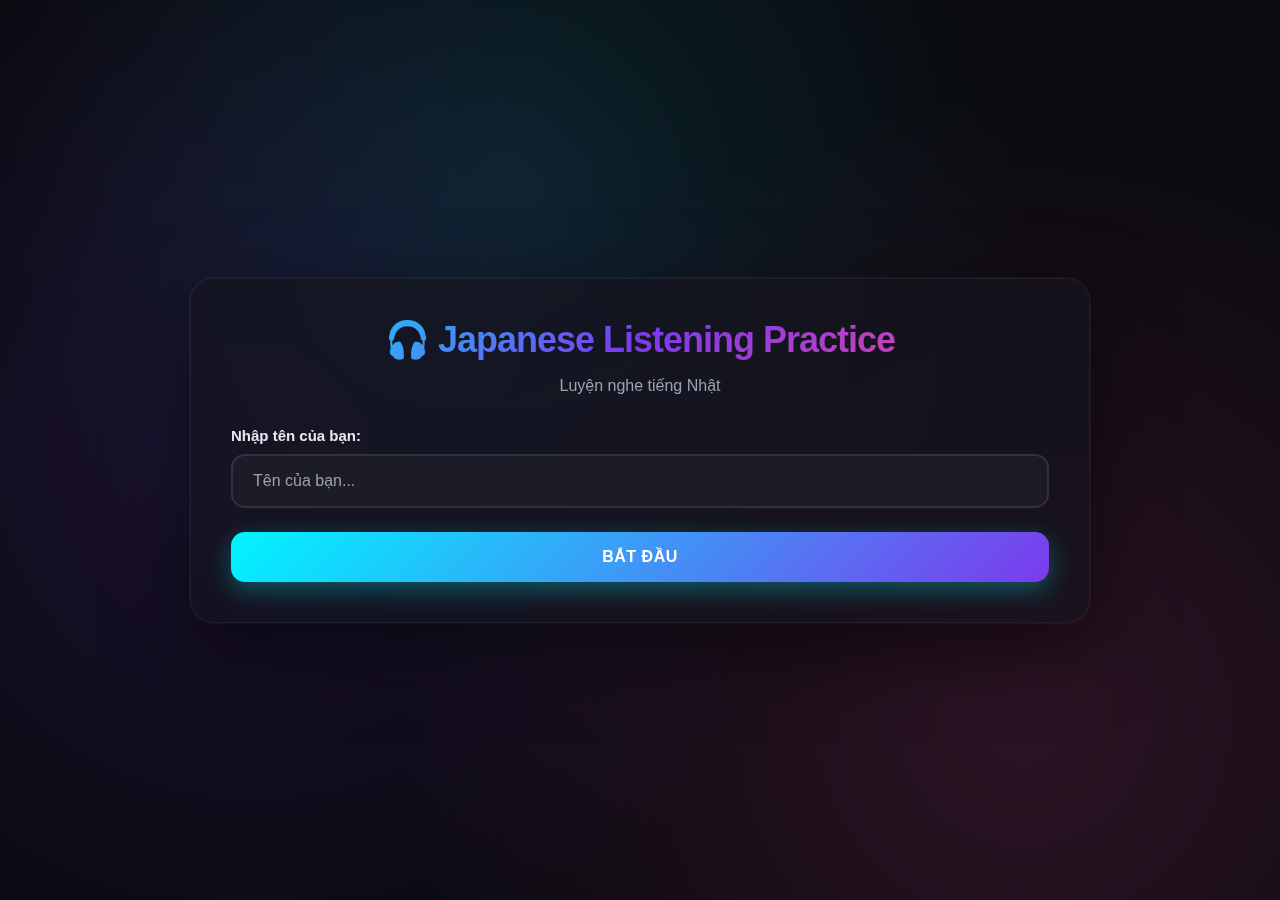
<file: listen.html>
<!DOCTYPE html>
<html lang="vi">

<head>
    <meta charset="UTF-8">
    <meta name="viewport" content="width=device-width, initial-scale=1.0">
    <title>IT Quiz - Listening</title>
    <link rel="shortcut icon" href="./img/Neko_Gojo_sensei-removebg-preview.png" type="image/x-icon">
    <link rel="stylesheet" href="./listen.css">

</head>

<body>
    <div class="container">
        <!-- Screen 1: Name Input -->
        <div id="nameScreen" class="screen active">
            <h1>🎧 Japanese Listening Practice</h1>
            <p>Luyện nghe tiếng Nhật</p>
            <div class="input-group">
                <label>Nhập tên của bạn:</label>
                <input type="text" id="playerNameInput" placeholder="Tên của bạn..." maxlength="20" />
            </div>
            <button class="btn" onclick="submitName()">Bắt đầu</button>
        </div>

        <!-- Screen 2: Type Selection -->
        <div id="typeScreen" class="screen">
            <h1>Chọn dạng bài luyện nghe</h1>
            <div class="type-selection">
                <button class="type-card" onclick="selectType('conversation')">
                    <div class="icon">💬</div>
                    <h3>Hội thoại</h3>
                    <p>Luyện nghe đoạn hội thoại</p>
                </button>
                <button class="type-card" onclick="selectType('time')">
                    <div class="icon">🕐</div>
                    <h3>Giờ</h3>
                    <p>Luyện nghe thời gian</p>
                </button>
                <button class="type-card" onclick="selectType('price')">
                    <div class="icon">💰</div>
                    <h3>Giá tiền</h3>
                    <p>Luyện nghe giá cả</p>
                </button>
            </div>
        </div>

        <!-- Screen 3: Quiz -->
        <div id="quizScreen" class="screen">
            <div class="header">
                <div class="player-info">👤 <span id="playerName">Guest</span></div>
                <div class="stats">
                    <div class="stat-item">
                        <div class="stat-label">Điểm</div>
                        <div class="stat-value" id="scoreDisplay">0</div>
                    </div>
                    <div class="stat-item">
                        <div class="stat-label">Streak</div>
                        <div class="stat-value">🔥 <span id="streakDisplay">0</span></div>
                    </div>
                </div>
                <div class="action-buttons">
                    <button class="icon-btn" onclick="showLeaderboard()" title="Bảng xếp hạng">🏆</button>
                    <button class="icon-btn" onclick="saveToLeaderboard()" title="Lưu kết quả">💾</button>
                </div>
            </div>

            <div id="loadingBox" class="loading" style="display: none;">
                <div class="spinner"></div>
                <p>Đang tạo câu hỏi...</p>
            </div>

            <div id="questionContent" style="display: none;">
                <div class="audio-player">
                    <button class="play-btn" id="playBtn" onclick="playAudio()">
                        <span id="playIcon">🔊</span>
                        <span id="playText">Nghe lại</span>
                    </button>
                    <p>Nhấn để nghe đoạn hội thoại</p>
                </div>

                <div class="question-box">
                    <h3 id="questionText">Câu hỏi...</h3>
                    <div class="input-group">
                        <label id="inputLabel">Nhập câu trả lời của bạn:</label>
                        <input type="text" id="answerInput" class="answer-input" placeholder="Nhập câu trả lời..." />
                        <p class="hint-text" id="hintText"></p>
                    </div>
                </div>

                <div id="feedbackBox" class="feedback" style="display: none;"></div>

                <div class="btn-group">
                    <button class="btn" id="submitBtn" onclick="submitAnswer()">Trả lời</button>
                    <button class="btn" id="nextBtn" onclick="nextQuestion()" style="display: none;">Câu tiếp theo
                        ➡️</button>
                </div>

                <div class="back-link" onclick="backToTypeSelection()">← Đổi dạng bài</div>
            </div>
        </div>
    </div>

    <!-- Leaderboard Modal -->
    <div id="leaderboardModal" class="modal">
        <div class="modal-content">
            <h2>🏆 Bảng Xếp Hạng</h2>
            <div id="leaderboardList"></div>
            <button class="btn btn-secondary" onclick="closeLeaderboard()">Đóng</button>
        </div>
    </div>

    <script>
        let playerName = '';
        let listeningType = '';
        let currentQuestion = null;
        let score = 0;
        let streak = 0;
        let isPlaying = false;
        let questionHistory = [];

        function showScreen(screenId) {
            document.querySelectorAll('.screen').forEach(s => s.classList.remove('active'));
            document.getElementById(screenId).classList.add('active');
        }

        function submitName() {
            const input = document.getElementById('playerNameInput');
            if (input.value.trim()) {
                playerName = input.value.trim();
                document.getElementById('playerName').textContent = playerName;
                showScreen('typeScreen');
            }
        }

        document.getElementById('playerNameInput')?.addEventListener('keypress', (e) => {
            if (e.key === 'Enter') submitName();
        });

        function selectType(type) {
            listeningType = type;
            questionHistory = [];
            score = 0;
            streak = 0;
            document.getElementById('scoreDisplay').textContent = '0';
            document.getElementById('streakDisplay').textContent = '0';
            showScreen('quizScreen');
            generateQuestion();
        }

        function numberToJapanese(num) {
            const ones = ['', 'いち', 'に', 'さん', 'よん', 'ご', 'ろく', 'なな', 'はち', 'きゅう'];
            const tens = ['', 'じゅう', 'にじゅう', 'さんじゅう', 'よんじゅう', 'ごじゅう'];

            if (num === 0) return 'ぜろ';
            if (num < 10) return ones[num];
            if (num < 60) {
                const t = Math.floor(num / 10);
                const o = num % 10;
                return tens[t] + (o > 0 ? ones[o] : '');
            }

            let result = '';
            if (num >= 10000) {
                const man = Math.floor(num / 10000);
                result += (man === 1 ? 'いち' : numberToJapanese(man)) + 'まん';
                num %= 10000;
            }
            if (num >= 1000) {
                const sen = Math.floor(num / 1000);
                if (sen === 1) result += 'せん';
                else if (sen === 3) result += 'さんぜん';
                else if (sen === 8) result += 'はっせん';
                else result += ones[sen] + 'せん';
                num %= 1000;
            }
            if (num >= 100) {
                const hyaku = Math.floor(num / 100);
                if (hyaku === 1) result += 'ひゃく';
                else if (hyaku === 3) result += 'さんびゃく';
                else if (hyaku === 6) result += 'ろっぴゃく';
                else if (hyaku === 8) result += 'はっぴゃく';
                else result += ones[hyaku] + 'ひゃく';
                num %= 100;
            }
            if (num >= 10) {
                const t = Math.floor(num / 10);
                result += tens[t];
                num %= 10;
            }
            if (num > 0) result += ones[num];

            return result;
        }

        function generateTimeQuestion() {
            const hour = Math.floor(Math.random() * 12) + 1;
            const minute = Math.floor(Math.random() * 60);
            const isPM = Math.random() > 0.5;

            const hourWords = ['', 'いちじ', 'にじ', 'さんじ', 'よじ', 'ごじ', 'ろくじ',
                'しちじ', 'はちじ', 'くじ', 'じゅうじ', 'じゅういちじ', 'じゅうにじ'];

            let japanese = 'いまは' + (isPM ? 'ごご' : 'ごぜん') + hourWords[hour];

            let minuteText = '';
            if (minute === 0) {
                minuteText = '';
            } else if (minute === 30) {
                minuteText = 'はん';
            } else {
                minuteText = numberToJapanese(minute) + 'ふん';
            }

            japanese += minuteText + 'です';

            const hourStr = hour.toString();
            const minuteStr = minute.toString().padStart(2, '0');
            const period = isPM ? ' chiều' : ' sáng';

            return {
                japanese_text: japanese,
                question: 'Đây là mấy giờ?',
                correct_answer: `${hourStr}:${minuteStr}`,
                hour: hour,
                minute: minute,
                period: isPM ? 'PM' : 'AM',
                accepted_variations: [
                    `${hourStr}:${minuteStr}`,
                    `${hourStr}h${minuteStr}`,
                    `${hourStr} giờ ${minute}`,
                    `${hourStr}:${minuteStr}${period}`,
                    `${hourStr}h${minuteStr}${period}`
                ],
                explanation: `Đáp án là ${hourStr}:${minuteStr}${period}`
            };
        }

        function generatePriceQuestion() {
            const priceOptions = [
                100, 200, 300, 400, 500, 600, 700, 800, 900,
                1000, 1500, 2000, 2500, 3000, 3500, 4000, 5000,
                6000, 7000, 8000, 9000, 10000, 15000, 20000, 50000, 100000
            ];
            const price = priceOptions[Math.floor(Math.random() * priceOptions.length)];

            const items = [
                'このほん', 'このペン', 'このノート', 'このかばん', 'このとけい',
                'このくつ', 'このシャツ', 'このかさ', 'このぼうし', 'このカメラ'
            ];
            const item = items[Math.floor(Math.random() * items.length)];

            const japanese = item + 'は' + numberToJapanese(price) + 'えんです';

            return {
                japanese_text: japanese,
                question: 'Món đồ này giá bao nhiêu?',
                correct_answer: price.toString(),
                accepted_variations: [
                    price.toString(),
                    `${price} yên`,
                    `${price} yen`,
                    `${price}円`,
                    `${price}yên`
                ],
                explanation: `Đáp án là ${price} yên`
            };
        }

        async function generateQuestion() {
            document.getElementById('loadingBox').style.display = 'block';
            document.getElementById('questionContent').style.display = 'none';
            document.getElementById('feedbackBox').style.display = 'none';
            document.getElementById('submitBtn').style.display = 'block';
            document.getElementById('nextBtn').style.display = 'none';

            if (listeningType === 'time') {
                currentQuestion = generateTimeQuestion();
                displayQuestion();
            } else if (listeningType === 'price') {
                currentQuestion = generatePriceQuestion();
                displayQuestion();
            } else if (listeningType === 'conversation') {
                const avoidList = questionHistory.length > 0
                    ? `\n\nTRÁNH LẶP LẠI các câu hỏi sau:\n${questionHistory.map((q, i) => `${i + 1}. ${q}`).join('\n')}\n\nHãy tạo câu hỏi KHÁC HOÀN TOÀN với các câu trên.`
                    : '';

                let prompt = `Tạo một bài luyện nghe tiếng Nhật cấp độ N5-N4. Yêu cầu:
1. Tạo một đoạn hội thoại ngắn 2-3 câu giữa 2 người bằng tiếng Nhật (chỉ dùng Hiragana và Katakana, KHÔNG dùng Kanji)
2. Đặt 1 câu hỏi về nội dung hội thoại bằng tiếng Việt
3. Cung cấp đáp án đúng bằng tiếng Việt (câu trả lời ngắn gọn)
4. Cung cấp các từ khóa chấp nhận (variations) - những cách trả lời tương tự được xem là đúng

Ví dụ hội thoại: "A：おはようございます。B：おはようございます。きょうはいいてんきですね。"
${avoidList}

CHỈ trả về JSON format (KHÔNG có markdown, KHÔNG có giải thích thêm):
{
  "japanese_text": "đoạn hội thoại tiếng Nhật (chỉ Hiragana/Katakana)",
  "question": "câu hỏi tiếng Việt",
  "correct_answer": "đáp án chính xác ngắn gọn",
  "accepted_variations": ["đáp án 1", "đáp án 2", "đáp án 3"],
  "explanation": "giải thích ngắn bằng tiếng Việt"
}`;

                try {
                    const response = await fetch("https://generativelanguage.googleapis.com/v1beta/models/gemini-2.0-flash:generateContent?key=AIzaSyCbWfOla29VASM0_jlfPIhUCqeCyaZA5jU", {
                        method: "POST",
                        headers: { "Content-Type": "application/json" },
                        body: JSON.stringify({
                            contents: [{ parts: [{ text: prompt }] }]
                        })
                    });

                    if (!response.ok) {
                        throw new Error(`HTTP error! status: ${response.status}`);
                    }

                    const data = await response.json();
                    let textResponse = data.candidates?.[0]?.content?.parts?.[0]?.text || "";

                    if (!textResponse) {
                        throw new Error('No response from API');
                    }

                    textResponse = textResponse.replace(/```json\n?|```\n?/g, "").trim();

                    try {
                        currentQuestion = JSON.parse(textResponse);
                    } catch (parseError) {
                        const jsonMatch = textResponse.match(/\{[\s\S]*\}/);
                        if (jsonMatch) {
                            currentQuestion = JSON.parse(jsonMatch[0]);
                        } else {
                            throw new Error('Cannot parse JSON response');
                        }
                    }

                    if (!currentQuestion.japanese_text || !currentQuestion.question || !currentQuestion.correct_answer) {
                        throw new Error('Invalid question structure');
                    }

                    questionHistory.push(currentQuestion.japanese_text);
                    if (questionHistory.length > 20) {
                        questionHistory.shift();
                    }

                    displayQuestion();
                } catch (error) {
                    console.error('Error:', error);
                    alert('❌ Không thể tạo câu hỏi. Vui lòng thử lại!');
                    document.getElementById('loadingBox').style.display = 'none';
                    backToTypeSelection();
                }
            }
        }

        function displayQuestion() {
            document.getElementById('loadingBox').style.display = 'none';
            document.getElementById('questionContent').style.display = 'block';

            if (!currentQuestion || !currentQuestion.question) {
                alert('❌ Không thể tải câu hỏi. Vui lòng thử lại!');
                return;
            }

            document.getElementById('questionText').textContent = currentQuestion.question;

            const answerInput = document.getElementById('answerInput');
            answerInput.value = '';
            answerInput.disabled = false;

            if (listeningType === 'time') {
                answerInput.placeholder = 'Ví dụ: 9:30 hoặc 9 giờ 30';
                document.getElementById('inputLabel').textContent = 'Nhập thời gian:';
                document.getElementById('hintText').textContent = 'Gợi ý: Bạn có thể nhập theo nhiều cách như "9:30", "9h30", "9 giờ 30"';
            } else if (listeningType === 'price') {
                answerInput.placeholder = 'Ví dụ: 1000 hoặc 1000 yên';
                document.getElementById('inputLabel').textContent = 'Nhập giá tiền:';
                document.getElementById('hintText').textContent = 'Gợi ý: Chỉ cần nhập số, có thể thêm "yên" hoặc "円"';
            } else {
                answerInput.placeholder = 'Nhập câu trả lời...';
                document.getElementById('inputLabel').textContent = 'Nhập câu trả lời của bạn:';
                document.getElementById('hintText').textContent = 'Gợi ý: Nghe kỹ và trả lời ngắn gọn';
            }

            setTimeout(() => {
                playAudio();
                setTimeout(() => answerInput.focus(), 1000);
            }, 500);
        }

        function normalizeAnswer(answer) {
            return answer.toLowerCase()
                .trim()
                .replace(/\s+/g, '')
                .replace(/[.,!?;:]/g, '')
                .replace(/円/g, '')
                .replace(/yen/g, '')
                .replace(/yên/g, '')
                .replace(/giờ/g, '')
                .replace(/phút/g, '')
                .replace(/h/g, '')
                .replace(/:/g, '')
                .replace(/sáng/g, '')
                .replace(/chiều/g, '')
                .replace(/am/g, '')
                .replace(/pm/g, '');
        }

        function checkAnswer(userAnswer) {
            const normalizedUser = normalizeAnswer(userAnswer);
            const normalizedCorrect = normalizeAnswer(currentQuestion.correct_answer);

            if (normalizedUser === normalizedCorrect) {
                return true;
            }

            if (currentQuestion.accepted_variations && Array.isArray(currentQuestion.accepted_variations)) {
                for (let variation of currentQuestion.accepted_variations) {
                    if (normalizeAnswer(variation) === normalizedUser) {
                        return true;
                    }
                }
            }

            return false;
        }

        function submitAnswer() {
            const answerInput = document.getElementById('answerInput');
            const userAnswer = answerInput.value.trim();

            if (!userAnswer) {
                alert('Vui lòng nhập câu trả lời!');
                return;
            }

            const feedbackBox = document.getElementById('feedbackBox');
            const isCorrect = checkAnswer(userAnswer);

            if (isCorrect) {
                score += 10;
                streak++;
                feedbackBox.className = 'feedback correct';
                feedbackBox.innerHTML = `✅ Chính xác!<br><strong>Đáp án:</strong> ${currentQuestion.correct_answer}<br>${currentQuestion.explanation || ''}`;
            } else {
                streak = 0;
                feedbackBox.className = 'feedback incorrect';
                feedbackBox.innerHTML = `❌ Sai rồi!<br><strong>Bạn trả lời:</strong> ${userAnswer}<br><strong>Đáp án đúng:</strong> ${currentQuestion.correct_answer}<br>${currentQuestion.explanation || ''}`;
            }

            feedbackBox.style.display = 'block';
            document.getElementById('submitBtn').style.display = 'none';
            document.getElementById('nextBtn').style.display = 'block';
            document.getElementById('scoreDisplay').textContent = score;
            document.getElementById('streakDisplay').textContent = streak;

            answerInput.disabled = true;
        }

        function nextQuestion() {
            generateQuestion();
        }

        function playAudio() {
            if (!currentQuestion || isPlaying) return;

            isPlaying = true;
            const playBtn = document.getElementById('playBtn');
            playBtn.disabled = true;
            playBtn.classList.add('playing');
            document.getElementById('playText').textContent = 'Đang phát...';

            const utterance = new SpeechSynthesisUtterance(currentQuestion.japanese_text);
            utterance.lang = 'ja-JP';
            utterance.rate = 0.8;
            utterance.pitch = 1;

            utterance.onend = () => {
                isPlaying = false;
                playBtn.disabled = false;
                playBtn.classList.remove('playing');
                document.getElementById('playText').textContent = 'Nghe lại';
            };

            utterance.onerror = () => {
                isPlaying = false;
                playBtn.disabled = false;
                playBtn.classList.remove('playing');
                document.getElementById('playText').textContent = 'Nghe lại';
                alert('⚠️ Không thể phát âm thanh. Trình duyệt của bạn có thể không hỗ trợ giọng nói tiếng Nhật.');
            };

            window.speechSynthesis.cancel();
            window.speechSynthesis.speak(utterance);
        }

        function backToTypeSelection() {
            showScreen('typeScreen');
        }

        async function loadLeaderboard() {
            try {
                const result = await window.storage.get('japanese-listening-leaderboard', true);
                return result && result.value ? JSON.parse(result.value) : [];
            } catch (error) {
                return [];
            }
        }

        async function saveToLeaderboard() {
            if (!playerName || score === 0) {
                alert('⚠️ Bạn cần có điểm trước khi lưu!');
                return;
            }

            const newEntry = {
                name: playerName,
                score: score,
                streak: streak,
                timestamp: Date.now()
            };

            let leaderboard = await loadLeaderboard();
            leaderboard.push(newEntry);
            leaderboard.sort((a, b) => b.score - a.score);
            leaderboard = leaderboard.slice(0, 10);

            try {
                await window.storage.set('japanese-listening-leaderboard', JSON.stringify(leaderboard), true);
                alert('✅ Đã lưu kết quả vào bảng xếp hạng!');
            } catch (error) {
                alert('❌ Không thể lưu kết quả');
            }
        }

        async function showLeaderboard() {
            const leaderboard = await loadLeaderboard();
            const list = document.getElementById('leaderboardList');

            if (leaderboard.length === 0) {
                list.innerHTML = '<p style="text-align: center; color: #666; padding: 20px;">Chưa có dữ liệu</p>';
            } else {
                list.innerHTML = leaderboard.map((entry, index) => `
                    <div class="leaderboard-item">
                        <div class="leaderboard-rank">#${index + 1}</div>
                        <div class="leaderboard-info">
                            <div class="leaderboard-name">${entry.name}</div>
                            <div class="leaderboard-streak">Streak: 🔥 ${entry.streak}</div>
                        </div>
                        <div class="leaderboard-score">${entry.score}</div>
                    </div>
                `).join('');
            }

            document.getElementById('leaderboardModal').classList.add('active');
        }

        function closeLeaderboard() {
            document.getElementById('leaderboardModal').classList.remove('active');
        }

        document.addEventListener('DOMContentLoaded', () => {
            const answerInput = document.getElementById('answerInput');
            if (answerInput) {
                answerInput.addEventListener('keypress', (e) => {
                    if (e.key === 'Enter' && !answerInput.disabled) {
                        submitAnswer();
                    }
                });
            }
        });
    </script>
</body>
</file>
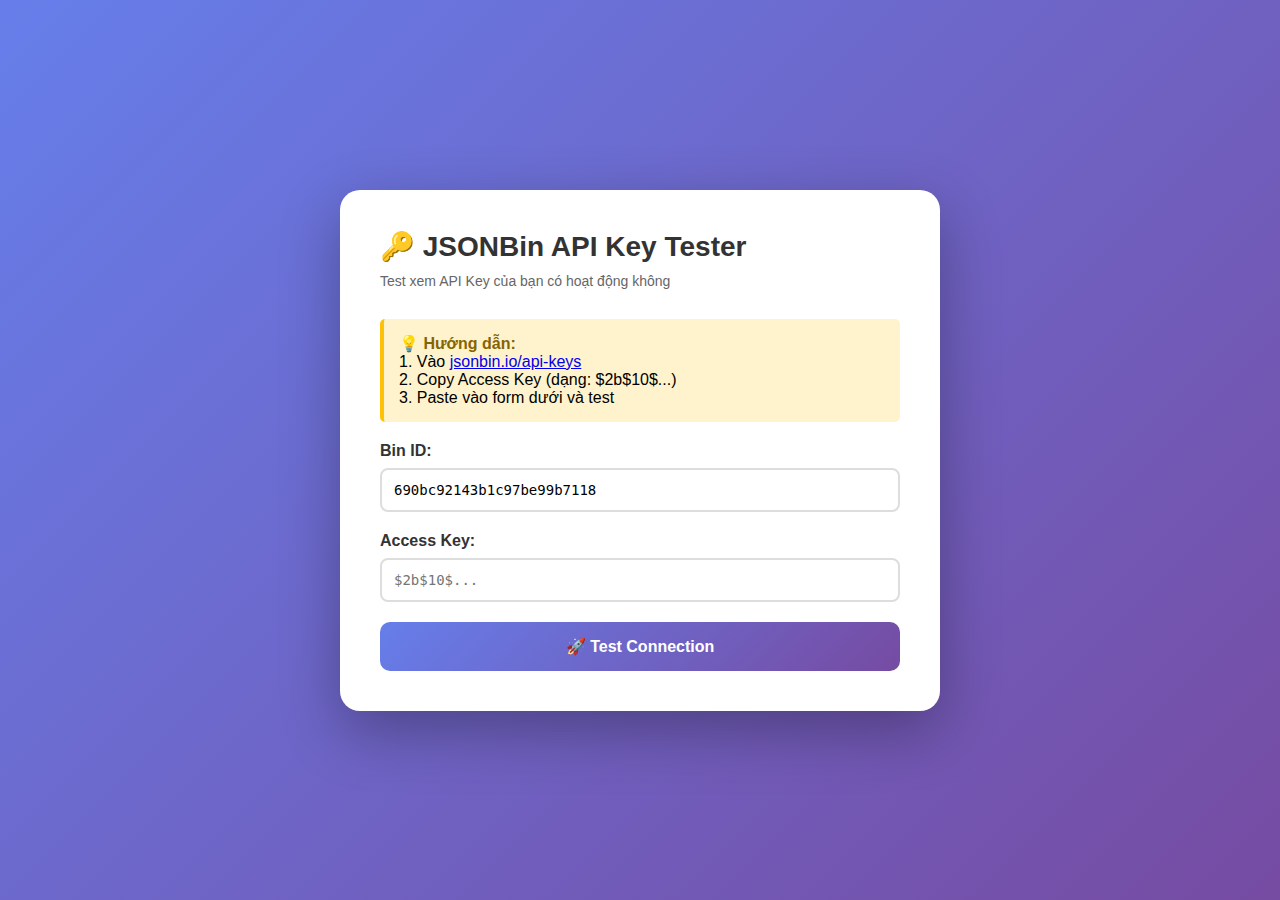
<file: test_api_key.html>
<!DOCTYPE html>
<html lang="vi">
<head>
  <meta charset="UTF-8">
  <meta name="viewport" content="width=device-width, initial-scale=1.0">
  <title>JSONBin API Key Tester</title>
  <style>
    * {
      margin: 0;
      padding: 0;
      box-sizing: border-box;
    }

    body {
      font-family: 'Segoe UI', Tahoma, Geneva, Verdana, sans-serif;
      background: linear-gradient(135deg, #667eea 0%, #764ba2 100%);
      min-height: 100vh;
      display: flex;
      justify-content: center;
      align-items: center;
      padding: 20px;
    }

    .container {
      background: white;
      border-radius: 20px;
      padding: 40px;
      box-shadow: 0 20px 60px rgba(0, 0, 0, 0.3);
      max-width: 600px;
      width: 100%;
    }

    h1 {
      color: #333;
      margin-bottom: 10px;
      font-size: 28px;
    }

    .subtitle {
      color: #666;
      margin-bottom: 30px;
      font-size: 14px;
    }

    .input-group {
      margin-bottom: 20px;
    }

    label {
      display: block;
      margin-bottom: 8px;
      font-weight: bold;
      color: #333;
    }

    input {
      width: 100%;
      padding: 12px;
      border: 2px solid #ddd;
      border-radius: 8px;
      font-size: 14px;
      font-family: monospace;
      transition: border-color 0.3s;
    }

    input:focus {
      outline: none;
      border-color: #667eea;
    }

    button {
      width: 100%;
      padding: 15px;
      background: linear-gradient(135deg, #667eea 0%, #764ba2 100%);
      color: white;
      border: none;
      border-radius: 10px;
      font-size: 16px;
      font-weight: bold;
      cursor: pointer;
      transition: transform 0.2s;
    }

    button:hover {
      transform: scale(1.02);
    }

    button:disabled {
      opacity: 0.6;
      cursor: not-allowed;
    }

    .result {
      margin-top: 30px;
      padding: 20px;
      border-radius: 10px;
      display: none;
    }

    .result.success {
      background: #d4edda;
      border: 2px solid #28a745;
      color: #155724;
    }

    .result.error {
      background: #f8d7da;
      border: 2px solid #dc3545;
      color: #721c24;
    }

    .result h3 {
      margin-bottom: 10px;
    }

    .result pre {
      background: rgba(0, 0, 0, 0.05);
      padding: 10px;
      border-radius: 5px;
      overflow-x: auto;
      font-size: 12px;
      margin-top: 10px;
    }

    .hint {
      background: #fff3cd;
      border-left: 4px solid #ffc107;
      padding: 15px;
      margin-bottom: 20px;
      border-radius: 5px;
    }

    .hint strong {
      color: #856404;
    }
  </style>
</head>
<body>
  <div class="container">
    <h1>🔑 JSONBin API Key Tester</h1>
    <p class="subtitle">Test xem API Key của bạn có hoạt động không</p>

    <div class="hint">
      <strong>💡 Hướng dẫn:</strong><br>
      1. Vào <a href="https://jsonbin.io/api-keys" target="_blank">jsonbin.io/api-keys</a><br>
      2. Copy Access Key (dạng: $2b$10$...)<br>
      3. Paste vào form dưới và test
    </div>

    <div class="input-group">
      <label for="binId">Bin ID:</label>
      <input 
        type="text" 
        id="binId" 
        placeholder="690bc92143b1c97be99b7118"
        value="690bc92143b1c97be99b7118"
      />
    </div>

    <div class="input-group">
      <label for="accessKey">Access Key:</label>
      <input 
        type="text" 
        id="accessKey" 
        placeholder="$2b$10$..."
      />
    </div>

    <button id="testBtn" onclick="testConnection()">
      🚀 Test Connection
    </button>

    <div id="result" class="result"></div>
  </div>

  <script>
    async function testConnection() {
      const binId = document.getElementById('binId').value.trim();
      const accessKey = document.getElementById('accessKey').value.trim();
      const resultDiv = document.getElementById('result');
      const testBtn = document.getElementById('testBtn');

      // Reset
      resultDiv.style.display = 'none';
      resultDiv.className = 'result';

      // Validate
      if (!binId || !accessKey) {
        showError('Vui lòng điền đầy đủ Bin ID và Access Key!');
        return;
      }

      if (!accessKey.startsWith('$2')) {
        showError('Access Key phải bắt đầu bằng $2a$10$ hoặc $2b$10$');
        return;
      }

      // Test
      testBtn.disabled = true;
      testBtn.textContent = '⏳ Đang test...';

      try {
        const response = await fetch(`https://api.jsonbin.io/v3/b/${binId}/latest`, {
          method: 'GET',
          headers: {
            'X-Access-Key': accessKey
          }
        });

        if (response.ok) {
          const data = await response.json();
          showSuccess(data);
        } else {
          const error = await response.text();
          showError(`HTTP ${response.status}: ${error}`);
        }
      } catch (error) {
        showError(`Network Error: ${error.message}`);
      } finally {
        testBtn.disabled = false;
        testBtn.textContent = '🚀 Test Connection';
      }
    }

    function showSuccess(data) {
      const resultDiv = document.getElementById('result');
      resultDiv.className = 'result success';
      resultDiv.innerHTML = `
        <h3>✅ Kết nối thành công!</h3>
        <p>API Key của bạn hoạt động tốt. Bạn có thể sử dụng trong code.</p>
        <pre>${JSON.stringify(data, null, 2)}</pre>
        <p style="margin-top: 15px;">
          <strong>📋 Sao chép config vào code:</strong>
        </p>
        <pre>const JSONBIN_CONFIG = {
  binId: "${document.getElementById('binId').value.trim()}",
  accessKey: "${document.getElementById('accessKey').value.trim()}",
  masterKey: "${document.getElementById('accessKey').value.trim()}"
};</pre>
      `;
      resultDiv.style.display = 'block';
    }

    function showError(message) {
      const resultDiv = document.getElementById('result');
      resultDiv.className = 'result error';
      resultDiv.innerHTML = `
        <h3>❌ Lỗi kết nối</h3>
        <p>${message}</p>
        <p style="margin-top: 15px;"><strong>Cách khắc phục:</strong></p>
        <ul style="margin-left: 20px; margin-top: 10px;">
          <li>Kiểm tra lại Access Key có đầy đủ không (thường 60-70 ký tự)</li>
          <li>Đảm bảo không có khoảng trắng thừa đầu/cuối</li>
          <li>Thử tạo Access Key mới tại <a href="https://jsonbin.io/api-keys" target="_blank">jsonbin.io/api-keys</a></li>
          <li>Kiểm tra Bin ID có đúng không</li>
        </ul>
      `;
      resultDiv.style.display = 'block';
    }

    // Auto test khi nhấn Enter
    document.getElementById('accessKey').addEventListener('keypress', (e) => {
      if (e.key === 'Enter') {
        testConnection();
      }
    });
  </script>
</body>
</html>
</file>
<file: listen.css>
:root {
     --primary: #00f5ff;
     --secondary: #7c3aed;
     --accent: #ec4899;
     --bg-dark: #0a0a0f;
     --bg-card: rgba(20, 20, 30, 0.7);
     --text: #e5e7eb;
     --text-dim: #9ca3af;
     --success: #10b981;
     --error: #ef4444;
     --warning: #f59e0b;
 }

 * {
     margin: 0;
     padding: 0;
     box-sizing: border-box;
 }

 body {
     font-family: 'Segoe UI', Tahoma, Geneva, Verdana, sans-serif;
     min-height: 100vh;
     background: var(--bg-dark);
     background-image:
         radial-gradient(circle at 20% 50%, rgba(124, 58, 237, 0.15) 0%, transparent 50%),
         radial-gradient(circle at 80% 80%, rgba(236, 72, 153, 0.15) 0%, transparent 50%),
         radial-gradient(circle at 40% 20%, rgba(0, 245, 255, 0.1) 0%, transparent 50%);
     display: flex;
     align-items: center;
     justify-content: center;
     padding: 20px;
     color: var(--text);
 }

 .container {
     background: var(--bg-card);
     backdrop-filter: blur(20px);
     border-radius: 24px;
     box-shadow: 0 25px 80px rgba(0, 0, 0, 0.5), 0 0 0 1px rgba(255, 255, 255, 0.05);
     max-width: 900px;
     width: 100%;
     padding: 40px;
     animation: slideUp 0.6s ease;
     border: 1px solid rgba(255, 255, 255, 0.05);
 }

 @keyframes slideUp {
     from {
         opacity: 0;
         transform: translateY(40px);
     }

     to {
         opacity: 1;
         transform: translateY(0);
     }
 }

 .header {
     background: linear-gradient(135deg, var(--secondary) 0%, var(--accent) 100%);
     color: white;
     padding: 24px;
     border-radius: 20px;
     margin-bottom: 32px;
     display: flex;
     justify-content: space-between;
     align-items: center;
     flex-wrap: wrap;
     gap: 20px;
     box-shadow: 0 10px 40px rgba(124, 58, 237, 0.3);
     border: 1px solid rgba(255, 255, 255, 0.1);
 }

 .player-info {
     font-size: 20px;
     font-weight: 700;
     display: flex;
     align-items: center;
     gap: 10px;
 }

 .stats {
     display: flex;
     gap: 24px;
 }

 .stat-item {
     text-align: center;
     background: rgba(255, 255, 255, 0.1);
     padding: 10px 16px;
     border-radius: 12px;
     backdrop-filter: blur(10px);
 }

 .stat-label {
     font-size: 11px;
     opacity: 0.9;
     text-transform: uppercase;
     letter-spacing: 1px;
 }

 .stat-value {
     font-size: 26px;
     font-weight: 800;
     margin-top: 4px;
 }

 .action-buttons {
     display: flex;
     gap: 12px;
 }

 .icon-btn {
     background: rgba(255, 255, 255, 0.15);
     backdrop-filter: blur(10px);
     border: 1px solid rgba(255, 255, 255, 0.2);
     color: white;
     width: 44px;
     height: 44px;
     border-radius: 12px;
     cursor: pointer;
     font-size: 20px;
     transition: all 0.3s;
 }

 .icon-btn:hover {
     background: rgba(255, 255, 255, 0.25);
     transform: scale(1.05) translateY(-2px);
     box-shadow: 0 8px 20px rgba(0, 245, 255, 0.3);
 }

 h1 {
     background: linear-gradient(135deg, var(--primary) 0%, var(--secondary) 50%, var(--accent) 100%);
     -webkit-background-clip: text;
     -webkit-text-fill-color: transparent;
     background-clip: text;
     text-align: center;
     margin-bottom: 16px;
     font-size: 36px;
     font-weight: 800;
     letter-spacing: -1px;
 }

 .container>div>p {
     text-align: center;
     color: var(--text-dim);
     margin-bottom: 32px;
     font-size: 16px;
 }

 .screen {
     display: none;
 }

 .screen.active {
     display: block;
 }

 .input-group {
     margin-bottom: 24px;
 }

 .input-group label {
     display: block;
     margin-bottom: 10px;
     color: var(--text);
     font-weight: 600;
     font-size: 15px;
 }

 .input-group input {
     width: 100%;
     padding: 16px 20px;
     border: 2px solid rgba(255, 255, 255, 0.1);
     border-radius: 14px;
     font-size: 16px;
     transition: all 0.3s;
     background: rgba(255, 255, 255, 0.03);
     color: var(--text);
     backdrop-filter: blur(10px);
 }

 .input-group input::placeholder {
     color: var(--text-dim);
 }

 .input-group input:focus {
     outline: none;
     border-color: var(--primary);
     background: rgba(255, 255, 255, 0.05);
     box-shadow: 0 0 0 4px rgba(0, 245, 255, 0.1);
 }

 .btn {
     background: linear-gradient(135deg, var(--primary) 0%, var(--secondary) 100%);
     color: white;
     border: none;
     padding: 16px 32px;
     border-radius: 14px;
     font-size: 16px;
     font-weight: 700;
     cursor: pointer;
     width: 100%;
     transition: all 0.3s;
     box-shadow: 0 8px 24px rgba(0, 245, 255, 0.3);
     text-transform: uppercase;
     letter-spacing: 0.5px;
 }

 .btn:hover {
     transform: translateY(-3px);
     box-shadow: 0 12px 32px rgba(0, 245, 255, 0.4);
 }

 .btn:active {
     transform: translateY(-1px);
 }

 .btn:disabled {
     opacity: 0.4;
     cursor: not-allowed;
     transform: none;
 }

 .type-selection {
     display: grid;
     grid-template-columns: repeat(auto-fit, minmax(220px, 1fr));
     gap: 24px;
     margin-top: 32px;
 }

 .type-card {
     background: linear-gradient(135deg, rgba(124, 58, 237, 0.2) 0%, rgba(236, 72, 153, 0.2) 100%);
     backdrop-filter: blur(10px);
     color: white;
     padding: 36px 24px;
     border-radius: 20px;
     text-align: center;
     cursor: pointer;
     transition: all 0.4s cubic-bezier(0.175, 0.885, 0.32, 1.275);
     border: 2px solid rgba(255, 255, 255, 0.1);
     position: relative;
     overflow: hidden;
 }

 .type-card::before {
     content: '';
     position: absolute;
     top: -50%;
     left: -50%;
     width: 200%;
     height: 200%;
     background: radial-gradient(circle, rgba(0, 245, 255, 0.1) 0%, transparent 70%);
     opacity: 0;
     transition: opacity 0.4s;
 }

 .type-card:hover::before {
     opacity: 1;
 }

 .type-card:hover {
     transform: translateY(-8px) scale(1.02);
     box-shadow: 0 20px 50px rgba(124, 58, 237, 0.4);
     border-color: var(--primary);
 }

 .type-card .icon {
     font-size: 56px;
     margin-bottom: 16px;
     display: block;
     filter: drop-shadow(0 4px 12px rgba(0, 245, 255, 0.5));
 }

 .type-card h3 {
     margin-bottom: 12px;
     color: white;
     font-size: 22px;
     font-weight: 700;
 }

 .type-card p {
     font-size: 14px;
     opacity: 0.85;
     color: var(--text-dim);
 }

 .audio-player {
     text-align: center;
     margin: 40px 0;
 }

 .audio-player p {
     color: var(--text-dim);
     margin-top: 12px;
     font-size: 14px;
 }

 .play-btn {
     background: linear-gradient(135deg, var(--accent) 0%, var(--secondary) 100%);
     color: white;
     border: none;
     padding: 20px 48px;
     border-radius: 50px;
     font-size: 18px;
     font-weight: 700;
     cursor: pointer;
     transition: all 0.3s;
     display: inline-flex;
     align-items: center;
     gap: 12px;
     box-shadow: 0 8px 28px rgba(236, 72, 153, 0.4);
     border: 2px solid rgba(255, 255, 255, 0.2);
 }

 .play-btn:hover {
     transform: scale(1.05);
     box-shadow: 0 12px 36px rgba(236, 72, 153, 0.5);
 }

 .play-btn:disabled {
     opacity: 0.4;
     cursor: not-allowed;
     transform: none;
 }

 .play-btn.playing {
     animation: pulse 1.5s infinite;
 }

 @keyframes pulse {

     0%,
     100% {
         transform: scale(1);
         box-shadow: 0 8px 28px rgba(236, 72, 153, 0.4);
     }

     50% {
         transform: scale(1.05);
         box-shadow: 0 12px 40px rgba(236, 72, 153, 0.6);
     }
 }

 .question-box {
     background: rgba(255, 255, 255, 0.03);
     backdrop-filter: blur(10px);
     padding: 28px;
     border-radius: 20px;
     margin: 24px 0;
     border: 1px solid rgba(255, 255, 255, 0.1);
 }

 .question-box h3 {
     color: var(--text);
     margin-bottom: 24px;
     font-size: 22px;
     font-weight: 700;
 }

 .answer-input {
     width: 100%;
     padding: 18px 24px;
     border: 2px solid var(--primary);
     border-radius: 14px;
     font-size: 18px;
     font-weight: 500;
     transition: all 0.3s;
     background: rgba(0, 245, 255, 0.05);
     color: var(--text);
     backdrop-filter: blur(10px);
 }

 .answer-input::placeholder {
     color: var(--text-dim);
 }

 .answer-input:focus {
     outline: none;
     border-color: var(--accent);
     box-shadow: 0 0 0 4px rgba(236, 72, 153, 0.15);
     background: rgba(0, 245, 255, 0.08);
 }

 .answer-input:disabled {
     background: rgba(255, 255, 255, 0.02);
     cursor: not-allowed;
     opacity: 0.5;
 }

 .feedback {
     padding: 18px 24px;
     border-radius: 14px;
     margin: 24px 0;
     font-weight: 600;
     border: 2px solid;
     backdrop-filter: blur(10px);
 }

 .feedback.correct {
     background: rgba(16, 185, 129, 0.1);
     color: var(--success);
     border-color: var(--success);
     box-shadow: 0 4px 20px rgba(16, 185, 129, 0.2);
 }

 .feedback.incorrect {
     background: rgba(239, 68, 68, 0.1);
     color: var(--error);
     border-color: var(--error);
     box-shadow: 0 4px 20px rgba(239, 68, 68, 0.2);
 }

 .loading {
     text-align: center;
     padding: 48px;
 }

 .loading p {
     color: var(--text-dim);
     margin-top: 20px;
     font-size: 16px;
 }

 .spinner {
     border: 4px solid rgba(255, 255, 255, 0.1);
     border-top: 4px solid var(--primary);
     border-radius: 50%;
     width: 56px;
     height: 56px;
     animation: spin 0.8s linear infinite;
     margin: 0 auto;
     box-shadow: 0 0 20px rgba(0, 245, 255, 0.3);
 }

 @keyframes spin {
     0% {
         transform: rotate(0deg);
     }

     100% {
         transform: rotate(360deg);
     }
 }

 .modal {
     display: none;
     position: fixed;
     top: 0;
     left: 0;
     width: 100%;
     height: 100%;
     background: rgba(10, 10, 15, 0.85);
     backdrop-filter: blur(8px);
     z-index: 1000;
     align-items: center;
     justify-content: center;
     padding: 20px;
 }

 .modal.active {
     display: flex;
 }

 .modal-content {
     background: var(--bg-card);
     backdrop-filter: blur(20px);
     border-radius: 24px;
     padding: 36px;
     max-width: 550px;
     width: 100%;
     max-height: 80vh;
     overflow-y: auto;
     border: 1px solid rgba(255, 255, 255, 0.1);
     box-shadow: 0 25px 80px rgba(0, 0, 0, 0.6);
 }

 .modal-content h2 {
     background: linear-gradient(135deg, var(--primary) 0%, var(--accent) 100%);
     -webkit-background-clip: text;
     -webkit-text-fill-color: transparent;
     background-clip: text;
     margin-bottom: 28px;
     text-align: center;
     font-size: 28px;
     font-weight: 800;
 }

 .leaderboard-item {
     display: flex;
     justify-content: space-between;
     align-items: center;
     padding: 18px 20px;
     background: rgba(255, 255, 255, 0.03);
     backdrop-filter: blur(10px);
     border-radius: 14px;
     margin-bottom: 12px;
     border: 1px solid rgba(255, 255, 255, 0.05);
     transition: all 0.3s;
 }

 .leaderboard-item:hover {
     background: rgba(255, 255, 255, 0.05);
     border-color: var(--primary);
     transform: translateX(4px);
 }

 .leaderboard-rank {
     font-size: 24px;
     font-weight: 800;
     background: linear-gradient(135deg, var(--primary) 0%, var(--secondary) 100%);
     -webkit-background-clip: text;
     -webkit-text-fill-color: transparent;
     background-clip: text;
     width: 44px;
 }

 .leaderboard-info {
     flex: 1;
     padding: 0 16px;
 }

 .leaderboard-name {
     font-weight: 700;
     color: var(--text);
     font-size: 16px;
 }

 .leaderboard-streak {
     font-size: 13px;
     color: var(--text-dim);
     margin-top: 4px;
 }

 .leaderboard-score {
     font-size: 22px;
     font-weight: 800;
     color: var(--primary);
     text-shadow: 0 0 10px rgba(0, 245, 255, 0.3);
 }

 .btn-group {
     display: flex;
     gap: 12px;
     margin-top: 24px;
 }

 .btn-secondary {
     background: linear-gradient(135deg, rgba(124, 58, 237, 0.8) 0%, rgba(236, 72, 153, 0.8) 100%);
 }

 .btn-secondary:hover {
     background: linear-gradient(135deg, var(--secondary) 0%, var(--accent) 100%);
 }

 .back-link {
     text-align: center;
     margin-top: 24px;
     color: var(--primary);
     cursor: pointer;
     font-weight: 600;
     font-size: 15px;
     transition: all 0.3s;
 }

 .back-link:hover {
     color: var(--accent);
     text-shadow: 0 0 10px rgba(0, 245, 255, 0.5);
 }

 .hint-text {
     font-size: 13px;
     color: var(--text-dim);
     margin-top: 10px;
     font-style: italic;
     opacity: 0.8;
 }

 /* Scrollbar styling */
 ::-webkit-scrollbar {
     width: 8px;
 }

 ::-webkit-scrollbar-track {
     background: rgba(255, 255, 255, 0.05);
     border-radius: 10px;
 }

 ::-webkit-scrollbar-thumb {
     background: linear-gradient(135deg, var(--primary) 0%, var(--secondary) 100%);
     border-radius: 10px;
 }

 ::-webkit-scrollbar-thumb:hover {
     background: linear-gradient(135deg, var(--secondary) 0%, var(--accent) 100%);
 }
</file>
